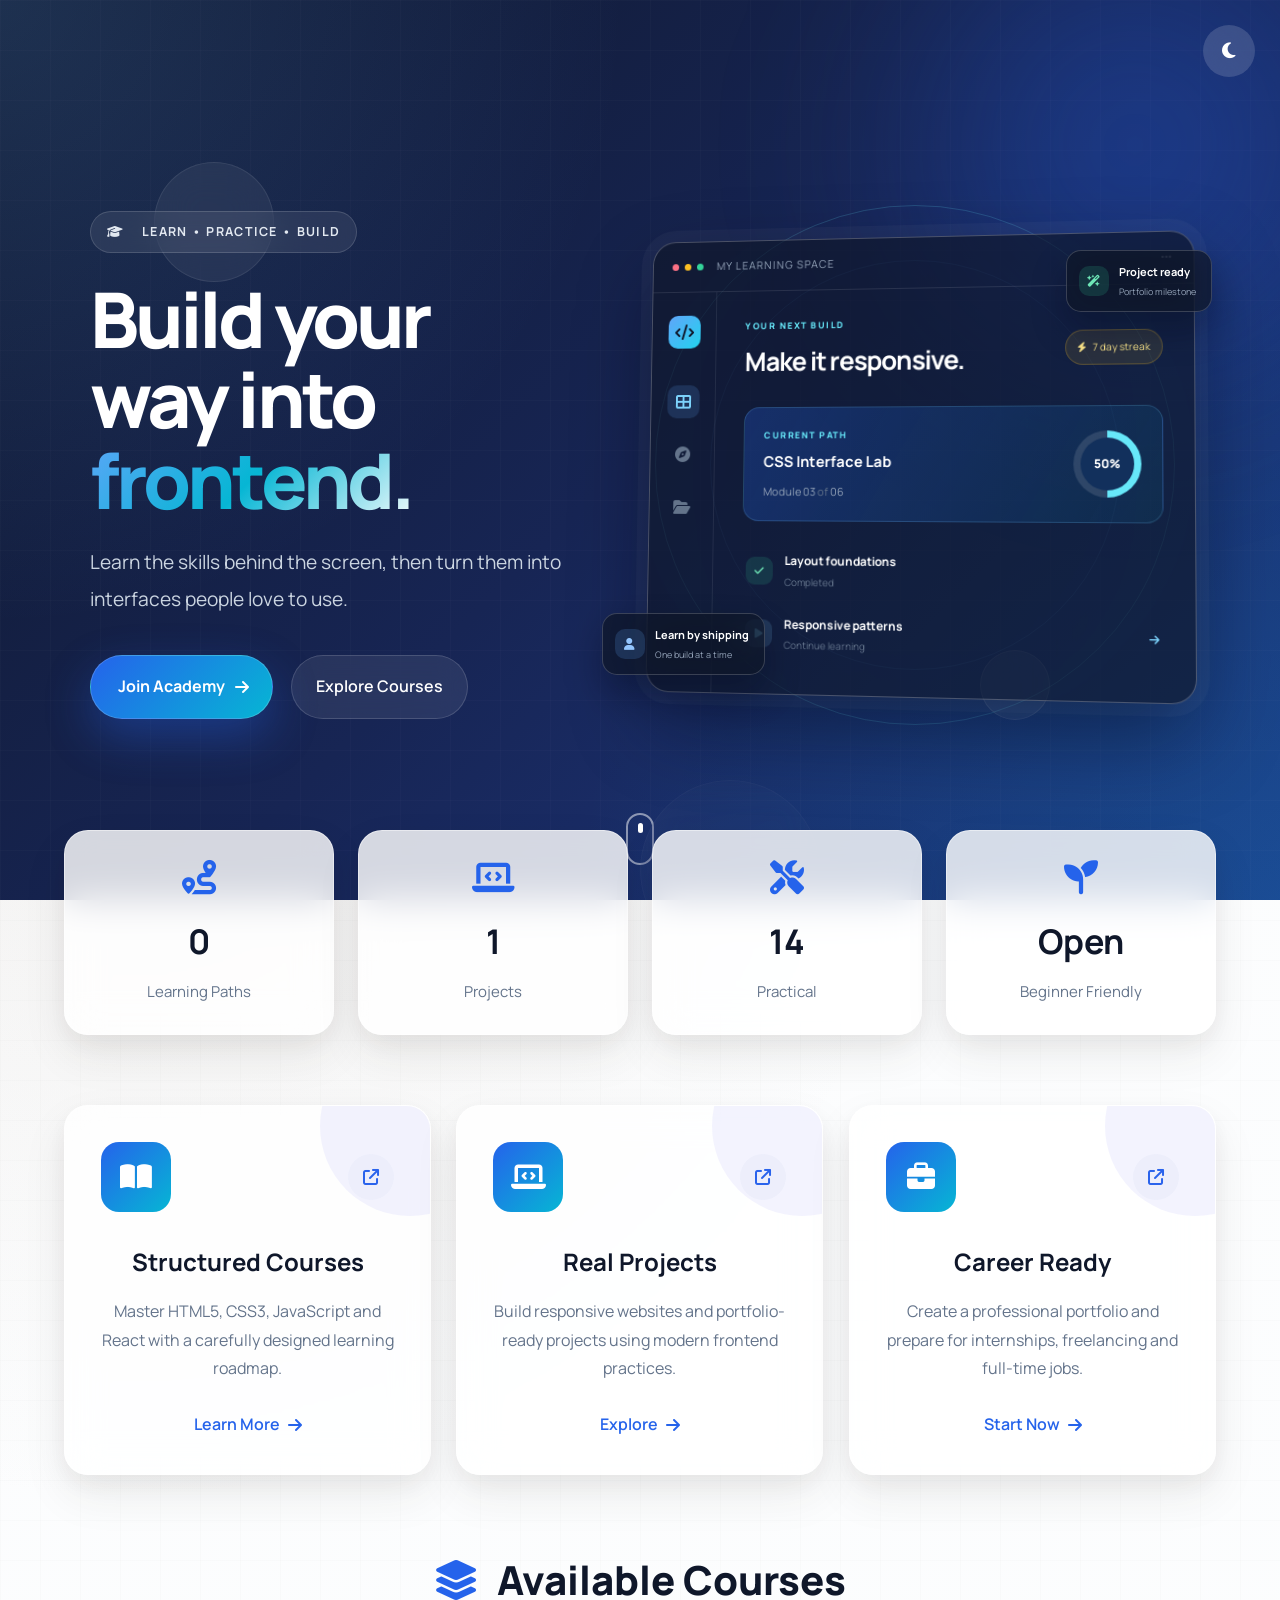
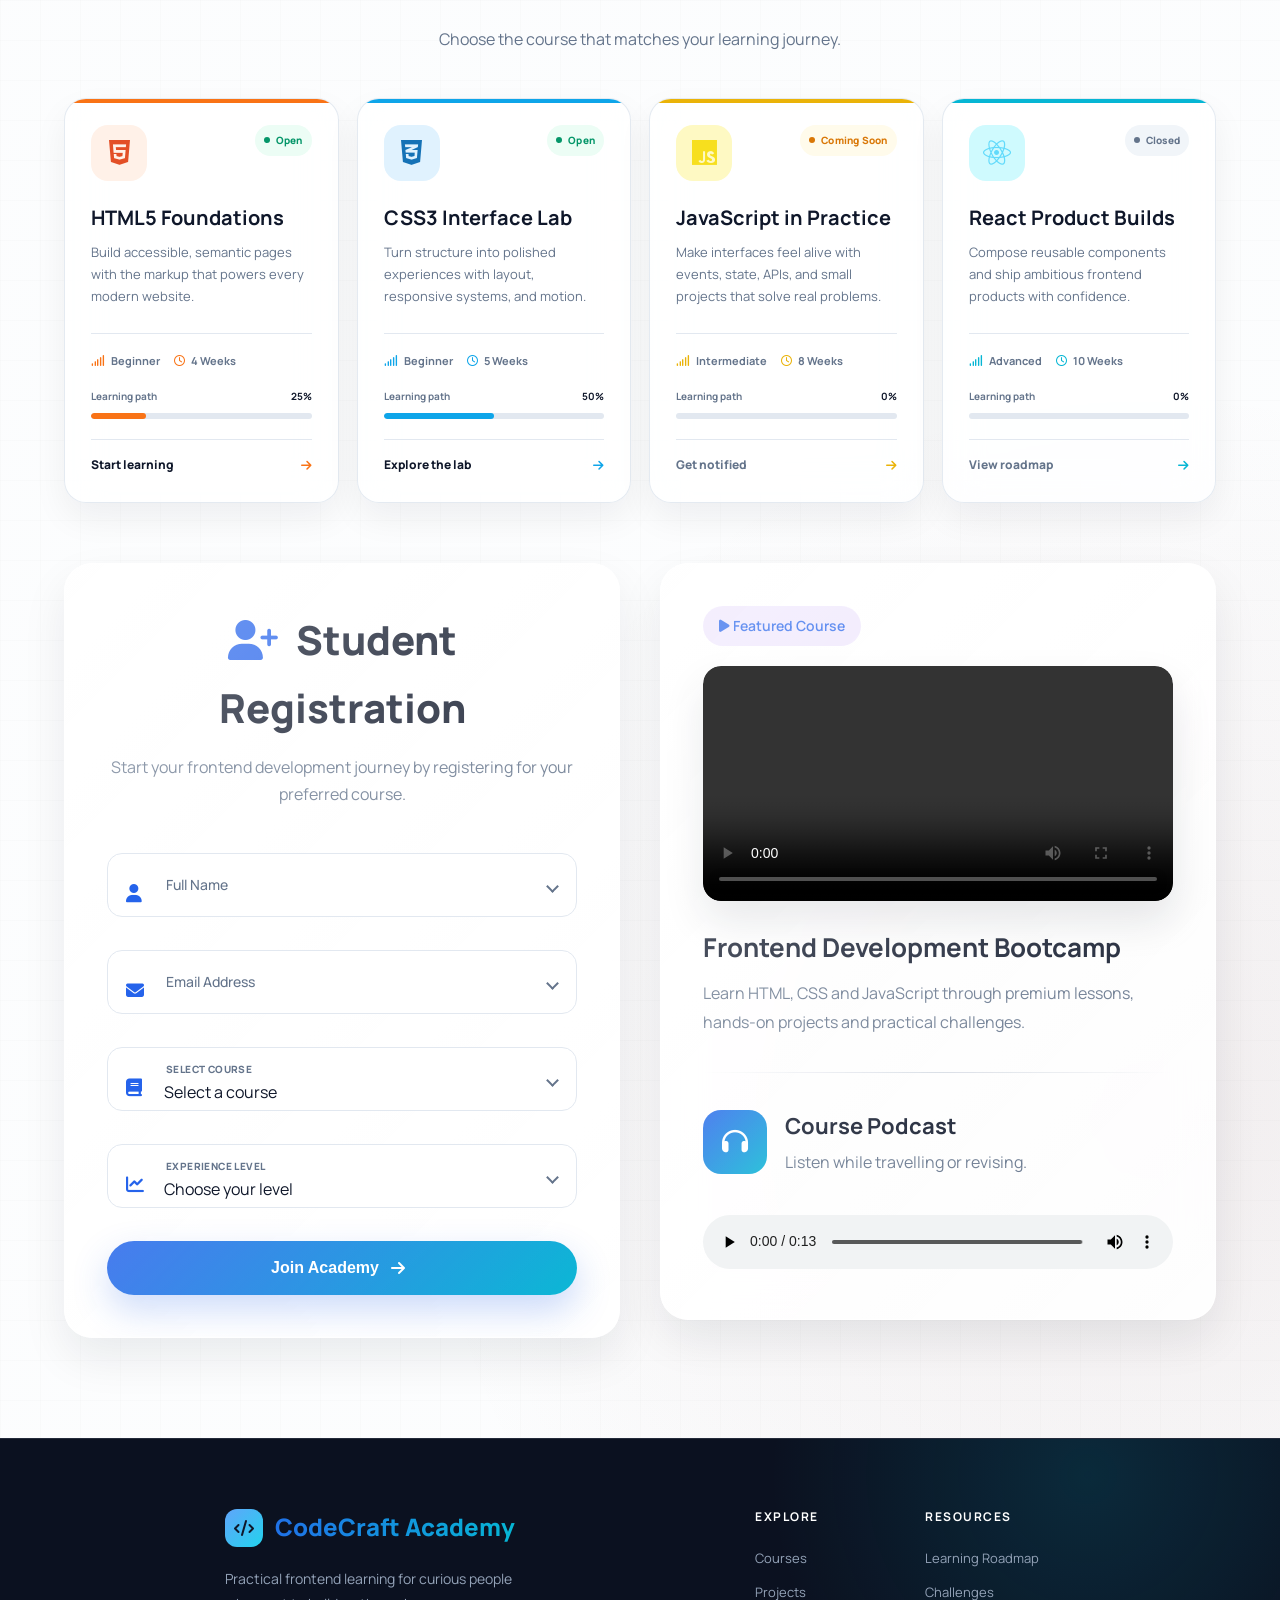
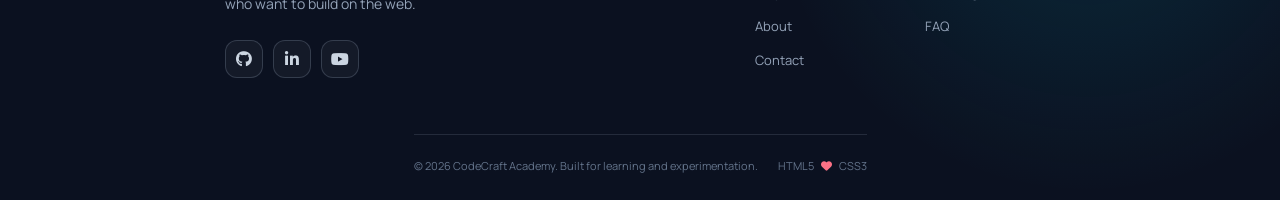
<file: index.html>
<!DOCTYPE html>
<html lang="en">

<head>
    <meta charset="UTF-8">
    <meta name="viewport" content="width=device-width, initial-scale=1.0">

    <title>CodeCraft Academy</title>

    <!-- Google Font -->
    <link rel="preconnect" href="https://fonts.googleapis.com">
    <link rel="preconnect" href="https://fonts.gstatic.com" crossorigin>

    <link href="https://fonts.googleapis.com/css2?family=Manrope:wght@300;400;500;600;700;800&display=swap"
        rel="stylesheet">

    <!-- Font Awesome -->

    <link rel="stylesheet" href="https://cdnjs.cloudflare.com/ajax/libs/font-awesome/6.6.0/css/all.min.css">

    <!-- CSS -->

    <link rel="stylesheet" href="style.css">

    <link rel="icon" type="image/png" href="images/favicon.png">

</head>

<body>

    <div id="loader">
        <div class="loader-logo">
            <i class="fa-solid fa-code"></i>
            <span>CodeCraft Academy</span>
        </div>

        <div class="loader-spinner"></div>
    </div>

    <button class="theme-toggle" id="themeToggle" aria-label="Toggle dark mode">
        <i class="fa-solid fa-moon"></i>
    </button>

    <!-- ===================================================
                        HERO SECTION
    ==================================================== -->

    <header class="hero">

        <div class="hero-content">

            <span class="tag">

                <i class="fa-solid fa-graduation-cap"></i>

                Learn • Practice • Build

            </span>

            <h1>

                Build your way into
                <span>frontend.</span>

            </h1>

            <p>

                Learn the skills behind the screen, then turn them into
                interfaces people love to use.

            </p>

            <div class="hero-buttons">

                <a href="#registration" class="hero-btn" aria-label="Register for CodeCraft Academy">

                    Join Academy

                    <i class="fa-solid fa-arrow-right"></i>

                </a>

                <a href="#courses" class="secondary-btn" aria-label="View available courses">

                    Explore Courses

                </a>

            </div>

        </div>

        <div class="hero-showcase" aria-label="CodeCraft Academy learning dashboard preview">

            <div class="showcase-orbit showcase-orbit-one"></div>
            <div class="showcase-orbit showcase-orbit-two"></div>

            <div class="learning-window">

                <div class="window-bar">
                    <div class="window-dots" aria-hidden="true">
                        <span></span>
                        <span></span>
                        <span></span>
                    </div>
                    <span class="window-label">my learning space</span>
                    <i class="fa-solid fa-ellipsis" aria-hidden="true"></i>
                </div>

                <div class="window-body">
                    <div class="window-sidebar" aria-hidden="true">
                        <span class="sidebar-mark"><i class="fa-solid fa-code"></i></span>
                        <span class="sidebar-item active"><i class="fa-solid fa-table-cells-large"></i></span>
                        <span class="sidebar-item"><i class="fa-solid fa-compass"></i></span>
                        <span class="sidebar-item"><i class="fa-solid fa-folder-open"></i></span>
                    </div>

                    <div class="window-content">
                        <div class="window-welcome">
                            <div>
                                <span class="mini-label">YOUR NEXT BUILD</span>
                                <h2>Make it responsive.</h2>
                            </div>
                            <span class="streak-badge"><i class="fa-solid fa-bolt"></i> 7 day streak</span>
                        </div>

                        <div class="progress-panel">
                            <div class="progress-copy">
                                <span class="mini-label">CURRENT PATH</span>
                                <strong>CSS Interface Lab</strong>
                                <span class="progress-meta">Module 03 <b>of</b> 06</span>
                            </div>
                            <div class="progress-ring" aria-label="50 percent complete"><span>50%</span></div>
                        </div>

                        <div class="lesson-list">
                            <div class="lesson-item complete">
                                <span class="lesson-icon"><i class="fa-solid fa-check"></i></span>
                                <span><strong>Layout foundations</strong><small>Completed</small></span>
                            </div>
                            <div class="lesson-item current">
                                <span class="lesson-icon"><i class="fa-solid fa-play"></i></span>
                                <span><strong>Responsive patterns</strong><small>Continue learning</small></span>
                                <i class="fa-solid fa-arrow-right lesson-arrow"></i>
                            </div>
                        </div>
                    </div>
                </div>

            </div>

            <div class="showcase-float showcase-float-top">
                <span class="float-icon"><i class="fa-solid fa-wand-magic-sparkles"></i></span>
                <span><b>Project ready</b><small>Portfolio milestone</small></span>
            </div>

            <div class="showcase-float showcase-float-bottom">
                <span class="avatar-stack" aria-hidden="true"><i class="fa-solid fa-user"></i></span>
                <span><b>Learn by shipping</b><small>One build at a time</small></span>
            </div>

        </div>

        <div class="hero-circle hero-circle-1"></div>

        <div class="hero-circle hero-circle-2"></div>

        <div class="hero-circle hero-circle-3"></div>

        <div class="scroll-indicator">

            <span></span>

        </div>

    </header>

    <!-- ==========================================
            STATS SECTION
========================================== -->

    <section class="stats reveal">

        <div class="stat-card">

            <i class="fa-solid fa-route" aria-hidden="true"></i>

            <h2>4</h2>

            <p>Learning Paths</p>

        </div>

        <div class="stat-card">

            <i class="fa-solid fa-laptop-code" aria-hidden="true"></i>

            <h2>10+</h2>

            <p>Projects</p>

        </div>

        <div class="stat-card">

            <i class="fa-solid fa-screwdriver-wrench" aria-hidden="true"></i>

            <h2>100%</h2>

            <p>Practical</p>

        </div>

        <div class="stat-card">

            <i class="fa-solid fa-seedling" aria-hidden="true"></i>

            <h2>Open</h2>

            <p>Beginner Friendly</p>

        </div>

    </section>

    <!-- ==========================================
                FEATURES
========================================== -->

    <section class="features reveal">

        <div class="feature-card">

            <div class="feature-top">

                <div class="feature-icon">

                    <i class="fa-solid fa-book-open" aria-hidden="true"></i>

                </div>

                <span class="arrow">

                    <i class="fa-solid fa-arrow-up-right-from-square" aria-hidden="true"></i>

                </span>

            </div>

            <h3>Structured Courses</h3>

            <p>

                Master HTML5, CSS3, JavaScript and React with a carefully designed learning roadmap.

            </p>

            <a href="#" aria-label="Learn more about structured courses">

                Learn More

                <i class="fa-solid fa-arrow-right" aria-hidden="true"></i>

            </a>

        </div>



        <div class="feature-card">

            <div class="feature-top">

                <div class="feature-icon">

                    <i class="fa-solid fa-laptop-code" aria-hidden="true"></i>

                </div>

                <span class="arrow">

                    <i class="fa-solid fa-arrow-up-right-from-square" aria-hidden="true"></i>

                </span>

            </div>

            <h3>Real Projects</h3>

            <p>

                Build responsive websites and portfolio-ready projects using modern frontend practices.

            </p>

            <a href="#" aria-label="Explore real projects">

                Explore

                <i class="fa-solid fa-arrow-right" aria-hidden="true"></i>

            </a>

        </div>



        <div class="feature-card">

            <div class="feature-top">

                <div class="feature-icon">

                    <i class="fa-solid fa-briefcase" aria-hidden="true"></i>

                </div>

                <span class="arrow">

                    <i class="fa-solid fa-arrow-up-right-from-square" aria-hidden="true"></i>

                </span>

            </div>

            <h3>Career Ready</h3>

            <p>

                Create a professional portfolio and prepare for internships, freelancing and full-time jobs.

            </p>

            <a href="#" aria-label="Start your learning journey">

                Start Now

                <i class="fa-solid fa-arrow-right" aria-hidden="true"></i>

            </a>

        </div>

    </section>



    <!-- ===================================================
                    COURSES TABLE
    ==================================================== -->

    <section class="section reveal" id="courses">

        <div class="section-heading">

            <h2>

                    <i class="fa-solid fa-layer-group" aria-hidden="true"></i>

                Available Courses

            </h2>

            <p>

                Choose the course that matches your learning journey.

            </p>

        </div>

        <div class="course-grid">

            <article class="course-card html-card">
                <div class="course-card-top">
                    <div class="course-icon-wrap html-wrap">
                        <i class="fa-brands fa-html5 course-icon html" aria-hidden="true"></i>
                    </div>
                    <span class="course-status open"><span></span> Open</span>
                </div>
                <h3>HTML5 Foundations</h3>
                <p>Build accessible, semantic pages with the markup that powers every modern website.</p>
                <div class="course-meta">
                    <span><i class="fa-solid fa-signal" aria-hidden="true"></i> Beginner</span>
                    <span><i class="fa-regular fa-clock" aria-hidden="true"></i> 4 Weeks</span>
                </div>
                <div class="course-progress" aria-label="HTML5 Foundations progress: 25 percent">
                    <div><span>Learning path</span><strong>25%</strong></div>
                    <span class="progress-track"><span style="width: 25%"></span></span>
                </div>
                <a href="#registration" class="course-cta">Start learning <i class="fa-solid fa-arrow-right" aria-hidden="true"></i></a>
            </article>

            <article class="course-card css-card">
                <div class="course-card-top">
                    <div class="course-icon-wrap css-wrap">
                        <i class="fa-brands fa-css3-alt course-icon css" aria-hidden="true"></i>
                    </div>
                    <span class="course-status open"><span></span> Open</span>
                </div>
                <h3>CSS3 Interface Lab</h3>
                <p>Turn structure into polished experiences with layout, responsive systems, and motion.</p>
                <div class="course-meta">
                    <span><i class="fa-solid fa-signal" aria-hidden="true"></i> Beginner</span>
                    <span><i class="fa-regular fa-clock" aria-hidden="true"></i> 5 Weeks</span>
                </div>
                <div class="course-progress" aria-label="CSS3 Interface Lab progress: 50 percent">
                    <div><span>Learning path</span><strong>50%</strong></div>
                    <span class="progress-track"><span style="width: 50%"></span></span>
                </div>
                <a href="#registration" class="course-cta">Explore the lab <i class="fa-solid fa-arrow-right" aria-hidden="true"></i></a>
            </article>

            <article class="course-card js-card">
                <div class="course-card-top">
                    <div class="course-icon-wrap js-wrap">
                        <i class="fa-brands fa-js course-icon js" aria-hidden="true"></i>
                    </div>
                    <span class="course-status coming"><span></span> Coming Soon</span>
                </div>
                <h3>JavaScript in Practice</h3>
                <p>Make interfaces feel alive with events, state, APIs, and small projects that solve real problems.</p>
                <div class="course-meta">
                    <span><i class="fa-solid fa-signal" aria-hidden="true"></i> Intermediate</span>
                    <span><i class="fa-regular fa-clock" aria-hidden="true"></i> 8 Weeks</span>
                </div>
                <div class="course-progress" aria-label="JavaScript in Practice progress: 0 percent">
                    <div><span>Learning path</span><strong>0%</strong></div>
                    <span class="progress-track"><span style="width: 0%"></span></span>
                </div>
                <a href="#registration" class="course-cta muted-cta">Get notified <i class="fa-solid fa-arrow-right" aria-hidden="true"></i></a>
            </article>

            <article class="course-card react-card">
                <div class="course-card-top">
                    <div class="course-icon-wrap react-wrap">
                        <i class="fa-brands fa-react course-icon react" aria-hidden="true"></i>
                    </div>
                    <span class="course-status closed"><span></span> Closed</span>
                </div>
                <h3>React Product Builds</h3>
                <p>Compose reusable components and ship ambitious frontend products with confidence.</p>
                <div class="course-meta">
                    <span><i class="fa-solid fa-signal" aria-hidden="true"></i> Advanced</span>
                    <span><i class="fa-regular fa-clock" aria-hidden="true"></i> 10 Weeks</span>
                </div>
                <div class="course-progress" aria-label="React Product Builds progress: 0 percent">
                    <div><span>Learning path</span><strong>0%</strong></div>
                    <span class="progress-track"><span style="width: 0%"></span></span>
                </div>
                <a href="#registration" class="course-cta muted-cta">View roadmap <i class="fa-solid fa-arrow-right" aria-hidden="true"></i></a>
            </article>

        </div>

    </section>



    <!-- ===================================================
                FORM + MEDIA SECTION
    ==================================================== -->

    <section class="section reveal" id="registration">

        <div class="grid-layout reveal">

            <!-- Registration Form -->

            <div class="card">

                <div class="section-heading">

                    <h2>

                        <i class="fa-solid fa-user-plus" aria-hidden="true"></i>

                        Student Registration

                    </h2>
                    <p class="form-subtitle">
                        Start your frontend development journey by registering for your preferred course.
                    </p>

                </div>

                <form class="custom-form" novalidate>

                    <div class="input-group floating-field">

                        <div class="input-box">

                            <i class="fa-solid fa-user" aria-hidden="true"></i>

                            <input type="text" id="name" placeholder=" " required aria-describedby="name-error">
                            <label for="name">Full Name</label>

                        </div>

                        <span class="field-message" id="name-error" role="alert"></span>

                    </div>



                    <div class="input-group floating-field">

                        <div class="input-box">

                            <i class="fa-solid fa-envelope" aria-hidden="true"></i>

                            <input type="email" id="email" placeholder=" " required aria-describedby="email-error">
                            <label for="email">Email Address</label>

                        </div>

                        <span class="field-message" id="email-error" role="alert"></span>

                    </div>



                    <div class="input-group floating-field">

                        <div class="input-box">

                            <i class="fa-solid fa-book" aria-hidden="true"></i>

                            <select id="course" required aria-describedby="course-error">

                                <option value="" disabled selected>Select a course</option>

                                <option>HTML5</option>

                                <option>CSS3</option>

                                <option>JavaScript</option>

                                <option>React.js</option>

                            </select>
                            <label for="course">Select Course</label>

                        </div>

                        <span class="field-message" id="course-error" role="alert"></span>

                    </div>



                    <div class="input-group floating-field">

                        <div class="input-box">

                            <i class="fa-solid fa-chart-line" aria-hidden="true"></i>

                            <select id="experience" required aria-describedby="experience-error">

                                <option value="" disabled selected>Choose your level</option>

                                <option>Beginner</option>

                                <option>Intermediate</option>

                                <option>Advanced</option>

                            </select>
                            <label for="experience">Experience Level</label>

                        </div>

                        <span class="field-message" id="experience-error" role="alert"></span>

                    </div>



                    <button class="submit-btn" type="submit" aria-label="Submit registration form">

                        Join Academy

                        <i class="fa-solid fa-arrow-right" aria-hidden="true"></i>

                    </button>

                    <div class="form-success" role="status" aria-live="polite" hidden>
                        <i class="fa-solid fa-circle-check" aria-hidden="true"></i>
                        <span><strong>You are on the list.</strong> We will be in touch with your next step.</span>
                    </div>

                </form>

            </div>

            <!-- Media Preview Card -->
            <div class="card">

                <span class="preview-badge">
                    <i class="fa-solid fa-play" aria-hidden="true"></i>
                    Featured Course
                </span>

                <div class="responsive-video">

                    <video class="responsive-video" controls preload="metadata"
                        aria-label="Frontend Development Bootcamp preview">

                        <source src="media/practical-media-video.mp4" type="video/mp4">

                        <span class="video-fallback">
                            <i class="fa-solid fa-circle-play" aria-hidden="true"></i>
                            <strong>Preview the frontend bootcamp</strong>
                            <small>Your browser cannot play this video inline.</small>
                            <a href="media/practical-media-video.mp4" download>Download the preview <i
                                    class="fa-solid fa-arrow-down" aria-hidden="true"></i></a>
                        </span>

                    </video>

                </div>

                <div class="video-info">

                    <h3>Frontend Development Bootcamp</h3>

                    <p>
                        Learn HTML, CSS and JavaScript through premium lessons,
                        hands-on projects and practical challenges.
                    </p>

                </div>

                <hr class="divider">

                <div class="audio-header">

                    <i class="fa-solid fa-headphones" aria-hidden="true"></i>

                    <div>

                        <h3>Course Podcast</h3>

                        <p>Listen while travelling or revising.</p>

                    </div>

                </div>

                <audio class="custom-audio" controls>

                    <source src="media/practical-media-audio.mp3" type="audio/mpeg">

                    Your browser does not support the audio element.

                </audio>

            </div>

        </div>

    </section>

    <!-- ===================================================
                        FOOTER
    ==================================================== -->

    <footer class="site-footer reveal" id="footer">

        <div class="footer-main">

            <div class="footer-intro">
                <a href="#" class="footer-brand">
                    <span class="footer-brand-mark"><i class="fa-solid fa-code" aria-hidden="true"></i></span>
                    CodeCraft Academy
                </a>
                <p class="footer-note">
                    Practical frontend learning for curious people who want to build on the web.
                </p>
                <div class="footer-socials" aria-label="Social links">
                    <a href="https://github.com/" target="_blank" rel="noreferrer" aria-label="CodeCraft Academy on GitHub">
                        <i class="fa-brands fa-github" aria-hidden="true"></i>
                    </a>
                    <a href="https://www.linkedin.com/" target="_blank" rel="noreferrer" aria-label="CodeCraft Academy on LinkedIn">
                        <i class="fa-brands fa-linkedin-in" aria-hidden="true"></i>
                    </a>
                    <a href="https://www.youtube.com/" target="_blank" rel="noreferrer" aria-label="CodeCraft Academy on YouTube">
                        <i class="fa-brands fa-youtube" aria-hidden="true"></i>
                    </a>
                </div>
            </div>

            <nav class="footer-links" aria-label="Footer navigation">
                <div class="footer-link-group">
                    <h3>Explore</h3>
                    <a href="#courses">Courses</a>
                    <a href="#courses">Projects</a>
                    <a href="#features">About</a>
                    <a href="#registration">Contact</a>
                </div>

                <div class="footer-link-group">
                    <h3>Resources</h3>
                    <a href="#courses">Learning Roadmap</a>
                    <a href="#courses">Challenges</a>
                    <a href="#registration">FAQ</a>
                </div>
            </nav>

        </div>

        <div class="footer-bottom">
            <p class="footer-text">© 2026 CodeCraft Academy. Built for learning and experimentation.</p>
            <span>HTML5 <i class="fa-solid fa-heart" aria-hidden="true"></i> CSS3</span>
        </div>

    </footer>

    <script>

        const reveals = document.querySelectorAll(".reveal");

        function revealSections() {

            reveals.forEach(section => {

                const top = section.getBoundingClientRect().top;

                const visible = window.innerHeight - 120;

                if (top < visible) {

                    section.classList.add("active");

                }

            });

        }

        window.addEventListener("scroll", revealSections);

        revealSections();

        window.addEventListener("load", () => {

            const loader = document.getElementById("loader");

            loader.style.opacity = "0";

            setTimeout(() => {

                loader.style.display = "none";

            }, 700);

        });

        const toggle = document.getElementById("themeToggle");

        const icon = toggle.querySelector("i");

        if (localStorage.getItem("theme") === "dark") {

            document.body.classList.add("dark");

            icon.className = "fa-solid fa-sun";

        }

        toggle.onclick = () => {

            document.body.classList.toggle("dark");

            if (document.body.classList.contains("dark")) {

                icon.className = "fa-solid fa-sun";

                localStorage.setItem("theme", "dark");

            } else {

                icon.className = "fa-solid fa-moon";

                localStorage.setItem("theme", "light");

            }

        }

        const registrationForm = document.querySelector(".custom-form");

        if (registrationForm) {

            const requiredFields = [...registrationForm.querySelectorAll("input[required], select[required]")];
            const successMessage = registrationForm.querySelector(".form-success");

            function validateField(field) {

                const group = field.closest(".floating-field");
                const message = group.querySelector(".field-message");
                let error = "";

                if (!field.value.trim()) {

                    error = field.tagName === "SELECT" ? "Choose an option to continue." : "This field is required.";

                } else if (field.type === "email" && !field.validity.valid) {

                    error = "Enter a valid email address.";

                }

                group.classList.toggle("has-error", Boolean(error));
                message.textContent = error;
                field.setAttribute("aria-invalid", String(Boolean(error)));

                return !error;

            }

            requiredFields.forEach(field => {

                field.addEventListener(field.tagName === "SELECT" ? "change" : "input", () => {

                    validateField(field);

                    if (successMessage) {
                        successMessage.hidden = true;
                    }

                });

            });

            registrationForm.addEventListener("submit", event => {

                event.preventDefault();

                const isValid = requiredFields.map(validateField).every(Boolean);

                if (!isValid) {

                    requiredFields.find(field => !field.validity.valid || !field.value.trim())?.focus();
                    return;

                }

                successMessage.hidden = false;

            });

        }

        const observer = new IntersectionObserver(entries => {

            entries.forEach(entry => {

                if (entry.isIntersecting) {

                    entry.target.classList.add("active");

                }

            });

        }, {
            threshold: .15
        });

        reveals.forEach(item => observer.observe(item));

        window.addEventListener("scroll", () => {

            document.querySelector(".header")?.classList.toggle(

                "scrolled",

                window.scrollY > 40

            );

        });

        const counters = document.querySelectorAll(".stat-card h2");

        counters.forEach(counter => {

            const target = parseFloat(counter.innerText);

            let count = 0;

            const increment = target / 120;

            const update = () => {

                count += increment;

                if (count < target) {

                    counter.innerText = Math.floor(count) + (counter.innerText.includes("+") ? "+" : "");

                    requestAnimationFrame(update);

                } else {

                    counter.innerText = counter.dataset.target;

                }

            };

            counter.dataset.target = counter.innerText;

            counter.innerText = "0";

            update();

        });

    </script>

</body>

</html>
</file>
<file: style.css>
/* ==========================================
   GOOGLE FONT & RESET
========================================== */

* {
    margin: 0;
    padding: 0;
    box-sizing: border-box;
}

html {
    scroll-behavior: smooth;
}

/* ==========================================
   ROOT COLORS
========================================== */

:root {

    /* Brand Colors */

    --primary: #2563EB;

    --primary-dark: #1D4ED8;

    --primary-light: #60A5FA;


    /* Accent */

    --accent: #06B6D4;


    /* Background */

    --background: #F8FAFC;

    --surface: #FFFFFF;


    /* Text */

    --text: #0F172A;

    --text-light: #64748B;


    /* Borders */

    --border: #E2E8F0;


    /* Effects */

    --shadow:

        0 20px 50px rgba(15, 23, 42, .08);


    /* Radius */

    --radius-lg: 24px;

    --radius-md: 16px;

    --radius-sm: 10px;


    /* Transition */

    --transition: .35s ease;

}

::selection {

    background: #2563EB;

    color: white;

}

body {

    font-family: 'Manrope', sans-serif;

    background:

        var(--background);

    color: var(--text);

    line-height: 1.7;

    overflow-x: hidden;

    background-image:

        radial-gradient(circle at 10% 20%, rgba(172, 156, 141, .12), transparent 28%),

        radial-gradient(circle at 90% 80%, rgba(114, 56, 61, .08), transparent 25%),

        linear-gradient(rgba(255, 255, 255, .55),
            rgba(255, 255, 255, .55)),

        linear-gradient(90deg,
            rgba(50, 45, 41, .03) 1px,
            transparent 1px),

        linear-gradient(rgba(50, 45, 41, .03) 1px,
            transparent 1px);

    background-size:

        auto,

        auto,

        auto,

        40px 40px,

        40px 40px;

}

body::before {

    content: "";

    position: fixed;

    inset: 0;

    background:

        radial-gradient(circle at 20% 20%,
            rgba(37, 99, 235, .08),
            transparent 30%),

        radial-gradient(circle at 80% 70%,
            rgba(6, 182, 212, .06),
            transparent 35%);

    z-index: -1;

    pointer-events: none;

}

button:focus-visible,
a:focus-visible,
input:focus-visible,
select:focus-visible {

    outline: 3px solid #38BDF8;

    outline-offset: 4px;

    border-radius: 8px;

}

#loader {

    position: fixed;

    inset: 0;

    background: #0F172A;

    display: flex;

    flex-direction: column;

    justify-content: center;

    align-items: center;

    gap: 25px;

    z-index: 99999;

    transition: .7s;
}

.loader-logo {

    color: white;

    font-size: 30px;

    font-weight: 700;
}

.loader-logo i {

    color: var(--accent);

    margin-right: 12px;
}

.loader-spinner {

    width: 55px;

    height: 55px;

    border: 5px solid rgba(255, 255, 255, .15);

    border-top: 5px solid var(--accent);

    border-radius: 50%;

    animation: spin 1s linear infinite;
}

@keyframes spin {

    to {
        transform: rotate(360deg);
    }
}

/* ==============================
   THEME TOGGLE
============================== */

.theme-toggle {

    position: fixed;

    top: 25px;

    right: 25px;

    width: 52px;

    height: 52px;

    border: none;

    border-radius: 50%;

    background: rgba(255, 255, 255, .15);

    backdrop-filter: blur(18px);

    color: white;

    font-size: 18px;

    cursor: pointer;

    z-index: 999;

    transition: .35s;

}

.theme-toggle:hover {

    transform: scale(1.08);

}

body {

    transition:
        background .45s,
        color .45s;

}

body.dark {

    --background: #0B1120;

    --surface: #111827;

    --text: #F8FAFC;

    --text-light: #CBD5E1;

    --border: #374151;

}

/* ==========================================
   HERO SECTION
========================================== */

.header.scrolled {

    backdrop-filter: blur(18px);

    background: rgba(15, 23, 42, .75);

    box-shadow: 0 12px 30px rgba(0, 0, 0, .12);

}

.hero {

    position: relative;

    min-height: 100vh;

    display: flex;

    justify-content: center;

    align-items: center;

    text-align: center;

    overflow: hidden;

    padding: 140px 20px;

    background:
        radial-gradient(circle at top left,
            rgba(96, 165, 250, .18),
            transparent 40%),

        radial-gradient(circle at bottom right,
            rgba(6, 182, 212, .15),
            transparent 45%),

        linear-gradient(135deg,
            #0F172A 0%,
            #172554 50%,
            #1E3A8A 100%);
}

/* ==========================================
   HERO GLOW
========================================== */

.hero::before {

    content: "";

    position: absolute;

    inset: 0;

    background-image:

        linear-gradient(rgba(255, 255, 255, .05) 1px,
            transparent 1px),

        linear-gradient(90deg,
            rgba(255, 255, 255, .05) 1px,
            transparent 1px);

    background-size: 50px 50px;

    animation: gridMove 18s linear infinite;

    opacity: .35;

    pointer-events: none;

    z-index: 0;

}

.hero::after {

    content: "";

    position: absolute;

    width: 650px;

    height: 650px;

    border-radius: 50%;

    background:

        radial-gradient(circle,

            rgba(37, 99, 235, .35),

            transparent 70%);

    filter: blur(70px);

    right: -180px;

    top: -180px;

    animation: heroGlow 8s ease-in-out infinite;

    pointer-events: none;

    z-index: 0;

}

.hero-content {

    position: relative;

    z-index: 5;

    max-width: 850px;

    animation: heroFade 1.2s ease;

}

.tag {

    display: inline-flex;

    align-items: center;

    gap: 10px;

    padding: 10px 20px;

    border-radius: 50px;

    background: rgba(255, 255, 255, .08);

    border: 1px solid rgba(255, 255, 255, .15);

    backdrop-filter: blur(18px);

    color: #E2E8F0;

    font-size: .95rem;

}

.tag i {
    margin-right: 8px;
}

.hero h1 {

    font-size: clamp(3.6rem, 7vw, 5.8rem);

    font-weight: 800;

    line-height: 1.05;

    letter-spacing: -3px;

    color: white;

    margin: 28px 0;

}

.hero h1 span {

    background:

        linear-gradient(135deg,

            #60A5FA,

            #06B6D4,

            #FFFFFF);

    background-clip: text;
    -webkit-background-clip: text;

    -webkit-text-fill-color: transparent;

}

.hero p {

    max-width: 720px;

    margin: 0 auto 50px;

    font-size: 1.2rem;

    line-height: 1.9;

    color: #CBD5E1;

}

.hero-buttons {

    display: flex;

    justify-content: center;

    gap: 18px;

    flex-wrap: wrap;

}

.hero-btn {

    display: inline-flex;

    align-items: center;

    gap: 10px;

    padding: 18px 34px;

    border-radius: 999px;

    background:

        linear-gradient(135deg,

            var(--primary),

            var(--accent));

    color: white;

    font-weight: 700;

    text-decoration: none;

    box-shadow:

        0 18px 45px rgba(37, 99, 235, .35);

    transition: .35s;

    position: relative;
    z-index: 10;

}

.secondary-btn {

    display: inline-flex;

    align-items: center;

    justify-content: center;

    padding: 18px 34px;

    border-radius: 999px;

    border: 1px solid rgba(255, 255, 255, .15);

    backdrop-filter: blur(15px);

    background: rgba(255, 255, 255, .08);

    color: white;

    text-decoration: none;

    font-weight: 600;

    transition: .35s;

}

.hero-btn:hover {
    transform: translateY(-6px);
    box-shadow: 0 30px 65px rgba(37, 99, 235, .45);
}

.secondary-btn:hover {
    transform: translateY(-6px);
    background: #fff;
    color: #0F172A;
}

.hero-circle {

    position: absolute;

    border-radius: 50%;

    background: rgba(255, 255, 255, .06);

    border: 1px solid rgba(255, 255, 255, .08);

    backdrop-filter: blur(20px);

    animation:

        floating 8s ease-in-out infinite;

    z-index: 1;

}

.hero-circle-1 {

    width: 120px;

    height: 120px;

    top: 18%;

    left: 12%;

}

.hero-circle-2 {

    width: 70px;

    height: 70px;

    bottom: 20%;

    right: 18%;

    animation-delay: 2s;

}

.hero-circle-3 {

    width: 180px;

    height: 180px;

    bottom: -60px;

    left: 50%;

    opacity: .3;

    animation-delay: 4s;

}

.scroll-indicator {

    position: absolute;

    bottom: 35px;

    left: 50%;

    transform: translateX(-50%);

    width: 28px;

    height: 52px;

    border: 2px solid rgba(255, 255, 255, .5);

    border-radius: 30px;

    display: flex;

    justify-content: center;

    padding-top: 8px;

}

.scroll-indicator span {

    width: 5px;

    height: 10px;

    border-radius: 20px;

    background: white;

    animation: scrollDown 2s infinite;

}

/* ==========================================
   STATS
========================================== */

.stats {

    width: 90%;
    max-width: 1200px;

    margin: -70px auto 70px;

    display: grid;

    grid-template-columns: repeat(4, 1fr);

    gap: 24px;

    position: relative;

    z-index: 10;

    animation: fadeUp 1s ease;

}

.stat-card {

    background: rgba(255, 255, 255, .82);

    backdrop-filter: blur(18px);

    border: 1px solid rgba(255, 255, 255, .45);

    border-radius: 24px;

    padding: 30px;

    text-align: center;

    animation: floating 7s ease-in-out infinite;

    box-shadow:
        0 8px 25px rgba(50, 45, 41, .05),
        0 20px 45px rgba(50, 45, 41, .08);

    transition: .4s;

    will-change: transform;

}

.stat-card:hover {

    transform:
        translateY(-10px) scale(1.02);


}

.stat-card i {

    font-size: 34px;

    color: var(--primary);

    margin-bottom: 18px;

}

.stat-card h2 {

    font-size: 34px;

    margin-bottom: 8px;

    color: var(--text);

}

.stat-card p {

    color: var(--text-light);

    font-size: 15px;

}

/* ==========================================
   FEATURES
========================================== */

.features {
    width: 90%;
    max-width: 1200px;
    margin: 0 auto 70px;
    display: grid;
    grid-template-columns: repeat(3, 1fr);
    gap: 25px;
    animation: fadeUp 1.2s ease;
}

.feature-card {

    position: relative;

    overflow: hidden;

    background: rgba(255, 255, 255, .80);

    backdrop-filter: blur(18px);

    border: 1px solid rgba(255, 255, 255, .45);

    border-radius: 24px;

    padding: 36px;

    text-align: center;

    animation: floating 6s ease-in-out infinite;

    box-shadow:
        0 8px 25px rgba(50, 45, 41, .05),
        0 20px 45px rgba(50, 45, 41, .08);

    transition: .4s;

    will-change: transform;


}

.feature-card:hover {

    transform:
        translateY(-10px) scale(1.02);


}

.feature-card::before {

    content: "";

    position: absolute;

    width: 180px;

    height: 180px;

    background:

        rgba(99, 102, 241, .08);

    border-radius: 50%;

    top: -70px;

    right: -70px;

}

.feature-card h3 {

    font-size: 24px;

    margin-bottom: 14px;

}

.feature-card p {

    color: var(--text-light);

    margin-bottom: 28px;

    line-height: 1.8;

}

/* ==========================================
   FEATURE CARD CONTENT
========================================== */

.feature-top {

    display: flex;

    justify-content: space-between;

    align-items: center;

    margin-bottom: 30px;

}

.feature-icon {

    width: 70px;

    height: 70px;

    border-radius: 18px;

    display: flex;

    justify-content: center;

    align-items: center;

    background: linear-gradient(135deg, var(--primary), var(--accent));

    color: white;

    font-size: 28px;

}

.arrow {

    width: 46px;

    height: 46px;

    border-radius: 50%;

    display: flex;

    justify-content: center;

    align-items: center;

    background: #F8FAFC;

    color: var(--primary);

    transition: .3s;

}

.feature-card:hover .arrow {

    transform: rotate(45deg);

    background: var(--primary);

    color: white;

}

.feature-card a {

    display: inline-flex;

    align-items: center;

    gap: 8px;

    text-decoration: none;

    color: var(--primary);

    font-weight: 600;

    transition: .3s;

}

.feature-card:hover a {

    gap: 14px;

}

/* ==========================================
   SECTION
========================================== */

.section {
    width: 90%;
    max-width: 1200px;
    margin: 0 auto 60px;
}

.section-heading {

    text-align: center;

    margin-bottom: 45px;

}

.section-heading h2 {

    font-size: 40px;

    font-weight: 800;

    color: var(--text);

    margin-bottom: 12px;

}

.form-subtitle {

    margin: 12px 0 28px;

    color: var(--text-light);

    line-height: 1.7;

}

.section-heading p {

    max-width: 620px;

    margin: auto;

    color: var(--text-light);

}

.section-heading i {
    color: var(--primary);
    margin-right: 10px;
}

/* ==========================================
   TABLE CARD
========================================== */

.table-card {

    background: rgba(255, 255, 255, .85);

    backdrop-filter: blur(20px);

    border: 1px solid rgba(255, 255, 255, .6);

    border-radius: 24px;

    overflow: hidden;

    box-shadow:
        0 15px 40px rgba(15, 23, 42, .08);

    transition: .35s;

    animation: fadeUp .9s ease;

    will-change: transform;

}

.table-card:hover {

    transform: translateY(-6px);

    box-shadow:
        0 25px 55px rgba(37, 99, 235, .12);

}

/* ==========================================
   TABLE
========================================== */

.custom-table {
    width: 100%;
    border-collapse: collapse;
    overflow: hidden;
}

.custom-table thead {

    background:
        linear-gradient(135deg,
            var(--primary),
            var(--accent));

    color: white;

}

.custom-table th {

    padding: 22px 28px;

    text-align: left;

    font-size: 14px;

    font-weight: 700;

    letter-spacing: .08em;

    text-transform: uppercase;

}

.custom-table td {

    padding: 22px 28px;

    border-bottom: 1px solid rgba(226, 232, 240, .8);

    font-size: 15px;

    color: var(--text);

    transition: .3s;

}

.custom-table tbody tr {
    transition: .3s;
}

.custom-table tbody tr:nth-child(even) {
    background: #f8fafc;
}

.custom-table tbody tr:hover {

    background: #EFF6FF;

}

/* ==========================================
   COURSE ICONS
========================================== */

.course-icon {

    margin-right: 14px;

    font-size: 22px;

    width: 26px;

    text-align: center;

}

.html {

    color: #E34F26;

}

.css {

    color: #1572B6;

}

.js {

    color: #F7DF1E;

}

.react {

    color: #61DAFB;

}

/* ==========================================
   STATUS BADGES
========================================== */

.badge {

    display: inline-flex;

    align-items: center;

    justify-content: center;

    padding: 8px 16px;

    border-radius: 999px;

    font-size: 13px;

    font-weight: 700;

    min-width: 130px;

}

.open {
    background: #DCFCE7;
    color: #16A34A;
}

.coming {
    background: #FEF3C7;
    color: #D97706;
}

.closed {
    background: #FEE2E2;
    color: #DC2626;
}

/* ==========================================
   GRID LAYOUT
========================================== */

.grid-layout {
    display: grid;
    grid-template-columns: repeat(2, 1fr);
    gap: 40px;
    align-items: start;
    animation: fadeUp 1.4s ease;
}

/* ==========================================
   CARD
========================================== */

.card {

    position: relative;

    overflow: hidden;

    background: rgba(255, 255, 255, .88);

    backdrop-filter: blur(22px);

    border: 1px solid rgba(255, 255, 255, .75);

    border-radius: 28px;

    padding: 42px;

    box-shadow:
        0 20px 45px rgba(15, 23, 42, .08);

    transition: .35s;

    will-change: transform;

}

.card:hover {

    transform:
        translateY(-10px) scale(1.02);

}

.feature-card:hover,
.card:hover,
.stat-card:hover {

    transform:

        perspective(900px) rotateX(3deg) rotateY(-3deg) translateY(-12px);

}

.card:hover::after {

    left: 120%;

}

.card::after {

    content: "";

    position: absolute;

    inset: 0;

    padding: 1px;

    border-radius: inherit;

    background: linear-gradient(135deg,
            rgba(96, 165, 250, .6),
            rgba(6, 182, 212, .4),
            transparent);

    -webkit-mask:
        linear-gradient(#fff 0 0) content-box,
        linear-gradient(#fff 0 0);
    /* Standard mask for broader compatibility */
    mask:
        linear-gradient(#fff 0 0) content-box,
        linear-gradient(#fff 0 0);

    -webkit-mask-composite: xor;
    /* Equivalent standard composite mode where supported */
    mask-composite: exclude;

    pointer-events: none;

    opacity: 0;

    transition: .4s;

}

.card:hover::after {

    opacity: 1;

}

.card::before {

    content: "";

    position: absolute;

    inset: 0;

    background:

        linear-gradient(135deg,

            rgba(255, 255, 255, .35),

            transparent);

    pointer-events: none;

}

/* ==========================================
   FORM
========================================== */

.custom-form {
    display: flex;
    flex-direction: column;
}

.input-group {

    margin-bottom: 22px;

}

/* ==========================================
   INPUT BOX
========================================== */

.input-group label {

    display: block;

    margin-bottom: 10px;

    font-size: 14px;

    font-weight: 700;

    color: var(--text);

}

.input-box {

    display: flex;

    align-items: center;

    gap: 16px;

    padding: 0 20px;

    height: 60px;

    background: #fff;

    border: 1px solid var(--border);

    border-radius: 16px;

    transition: .35s;

}

.input-box:hover {

    border-color:
        rgba(37, 99, 235, .35);

}

.input-box:focus-within {

    border-color: var(--primary);

    box-shadow:

        0 0 0 4px rgba(37, 99, 235, .15);

}

.input-box i {

    font-size: 18px;

    width: 22px;

    color: var(--primary);

}

.input-box input,
.input-box select {

    flex: 1;

    border: none;

    outline: none;

    background: transparent;

    font: inherit;

    color: var(--text);

}

.input-box select {

    cursor: pointer;

}

.form-group input:focus,
.form-group select:focus {
    outline: none;
    border-color: #2563eb;
    box-shadow: 0 0 0 4px rgba(37, 99, 235, .15);
}

/* ==========================================
   BUTTON
========================================== */

.submit-btn {

    width: 100%;

    display: flex;

    justify-content: center;

    align-items: center;

    gap: 12px;

    padding: 18px;

    border: none;

    border-radius: 999px;

    background:
        linear-gradient(135deg,
            var(--primary),
            var(--accent));

    color: white;

    font-size: 16px;

    font-weight: 700;

    cursor: pointer;

    transition: .35s;

    box-shadow:
        0 15px 35px rgba(37, 99, 235, .25);

}

.submit-btn i {

    transition: .3s;
    margin-right: 8px;

}

.submit-btn:hover i {

    transform: translateX(6px);

}

.hero-btn,
.secondary-btn,
.submit-btn {

    transition:

        transform .35s,

        box-shadow .35s;

}

/* ==========================================
   VIDEO
========================================== */

.responsive-video {
    width: 100%;
    border-radius: 18px;
    overflow: hidden;
    box-shadow: 0 20px 40px rgba(15, 23, 42, .12);

}

.responsive-video video {

    width: 100%;

    display: block;

}

/* ==========================================
   AUDIO
========================================== */

.audio-box {
    margin-top: 25px;
}

.audio-box h3 {
    margin-bottom: 15px;
    font-size: 18px;
    color: #1f2937;
}

.audio-box h3 i {
    color: var(--accent);
    margin-right: 8px;
}

/* ==========================================
   PREMIUM CENTERED FOOTER
========================================== */

footer {

    margin-top: 80px;
    padding: 30px 20px;

    width: 100vw;
    margin-left: calc(50% - 50vw);

    display: flex;
    flex-direction: column;
    align-items: center;
    justify-content: center;
    background: #0F172A;
    text-align: center;

    border-top: 1px solid rgba(148, 163, 184, .18);

}

.footer-brand {

    margin: 0;

    font-size: 24px;
    font-weight: 700;

    background: linear-gradient(90deg,
            var(--primary),
            var(--accent));
    background-clip: text;
    -webkit-background-clip: text;
    -webkit-text-fill-color: transparent;

}

.footer-text {

    margin-top: 10px;
    color: var(--text-light);

}

.footer-note {

    margin-top: 8px;
    color: #94A3B8;

}

/* ==========================================
   SCROLLBAR
========================================== */

::-webkit-scrollbar {

    width: 10px;

}

::-webkit-scrollbar-track {

    background: #E2E8F0;

}

::-webkit-scrollbar-thumb {

    background:

        linear-gradient(180deg,

            var(--primary),

            var(--accent));

}

::-webkit-scrollbar-thumb:hover {

    background: linear-gradient(180deg,

            #6D28D9,

            #4338CA);

}

/* ==========================================
   RESPONSIVE
========================================== */

@media (max-width:992px) {

    .hero {
        min-height: 80vh;
    }

    .hero h1 {
        font-size: 46px;
    }

    .stats {

        grid-template-columns: repeat(2, 1fr);

    }

    .features {
        grid-template-columns: 1fr;
        margin-top: -50px;
    }

    .grid-layout {
        grid-template-columns: 1fr;
    }

}

@media (max-width:768px) {

    .hero {
        padding: 70px 20px;
    }

    .hero h1 {

        font-size: 48px;

    }

    .hero p {
        font-size: 16px;
    }

    .section-heading h2 {
        font-size: 28px;
    }

    .card {
        padding: 22px;
    }

    .feature-card {
        padding: 25px;
    }

    .custom-table {
        display: block;
        overflow-x: auto;
        white-space: nowrap;
    }

}

@media (max-width:480px) {

    .hero {
        min-height: 70vh;
        padding: 60px 18px;
    }

    .hero h1 {
        font-size: 38px;
    }

    .hero p {
        font-size: 15px;
    }

    .hero-btn {
        padding: 13px 28px;
        font-size: 15px;
    }

    .section {
        width: 94%;
    }

    .section-heading h2 {
        font-size: 24px;
    }

    .feature-card i {
        font-size: 36px;
    }

    .feature-card h3 {
        font-size: 20px;
    }

    .custom-table th,
    .custom-table td {
        padding: 14px;
    }

    .stats {

        grid-template-columns: 1fr;

    }

    .stat-card {

        padding: 22px;

    }

}

/* ==========================================
   MEDIA SECTION
========================================== */

.divider {

    border: none;

    height: 1px;

    margin: 35px 0;

    background: linear-gradient(to right,
            transparent,
            rgba(148, 163, 184, .4),
            transparent);

}

.preview-badge {

    display: inline-block;

    padding: 8px 16px;

    border-radius: 50px;

    background: rgba(124, 58, 237, .12);

    color: var(--primary);

    font-size: 14px;

    font-weight: 600;

    margin-bottom: 20px;

}

.video-info {

    margin-top: 24px;

}

.video-info h3 {

    font-size: 26px;

    margin-bottom: 10px;

    color: var(--text);

}

.video-info p {

    color: var(--text-light);

    line-height: 1.8;

}

.audio-header {

    display: flex;

    align-items: center;

    gap: 18px;

    margin-bottom: 24px;

}

.audio-header i {

    width: 64px;

    height: 64px;

    display: flex;

    justify-content: center;

    align-items: center;

    border-radius: 18px;

    background: linear-gradient(135deg,
            var(--primary),
            var(--accent));

    color: white;

    font-size: 26px;

}

.audio-header h3 {

    font-size: 22px;

    margin-bottom: 4px;

}

.audio-header p {

    color: var(--text-light);

}

.custom-audio {

    width: 100%;

    margin-top: 15px;

    border-radius: 12px;

}

@keyframes gradientMove {

    0% {
        background-position: 0% 50%;
    }

    50% {
        background-position: 100% 50%;
    }

    100% {
        background-position: 0% 50%;
    }

}

@keyframes floating {

    0%,
    100% {

        transform: translateY(0px);

    }

    50% {

        transform: translateY(-8px);

    }

}

@keyframes fadeUp {

    from {

        opacity: 0;

        transform: translateY(50px);

    }

    to {

        opacity: 1;

        transform: translateY(0);

    }

}

@keyframes heroFade {

    from {

        opacity: 0;

        transform: translateY(60px);

    }

    to {

        opacity: 1;

        transform: none;

    }

}

@keyframes floatGlow {

    0%,
    100% {

        transform: translateY(0);

    }

    50% {

        transform: translateY(40px);

    }

}

@keyframes scrollDown {

    0% {

        opacity: 0;

        transform: translateY(0);

    }

    50% {

        opacity: 1;

    }

    100% {

        opacity: 0;

        transform: translateY(18px);

    }

}

@keyframes heroGlow {

    0%,
    100% {

        transform: translateY(0);

    }

    50% {

        transform: translate(-40px, 40px);

    }

}

@keyframes gridMove {

    from {

        background-position: 0 0;

    }

    to {

        background-position: 50px 50px;

    }

}

/* ==========================================
   SCROLL REVEAL
========================================== */

.reveal {

    opacity: 0;

    transform: translateY(60px);

    transition:

        opacity .9s ease,

        transform .9s ease;

}

.reveal.active {

    opacity: 1;

    transform: none;

}

.stats .stat-card,
.features .feature-card {

    opacity: 0;

    transform: translateY(40px);

    transition: .6s;

}

.reveal.active .stat-card,
.reveal.active .feature-card {

    opacity: 1;

    transform: none;

}

.reveal.active .stat-card:nth-child(1),
.reveal.active .feature-card:nth-child(1) {

    transition-delay: .1s;

}

.reveal.active .stat-card:nth-child(2),
.reveal.active .feature-card:nth-child(2) {

    transition-delay: .2s;

}

.reveal.active .stat-card:nth-child(3),
.reveal.active .feature-card:nth-child(3) {

    transition-delay: .3s;

}

.reveal.active .stat-card:nth-child(4) {

    transition-delay: .4s;

}

/* ==========================================
   HERO SHOWCASE UPGRADE
========================================== */

.hero {
    justify-content: space-between;
    gap: clamp(30px, 5vw, 90px);
    padding: 150px 7vw 120px;
    text-align: left;
}

.hero-content {
    width: min(540px, 100%);
    max-width: none;
    margin: 0;
}

.tag {
    padding: 9px 16px;
    font-size: .78rem;
    font-weight: 700;
    letter-spacing: 1.3px;
    text-transform: uppercase;
}

.hero h1 {
    margin: 26px 0 24px;
    font-size: clamp(3.4rem, 6vw, 5.7rem);
    letter-spacing: -3.8px;
}

.hero p {
    max-width: 500px;
    margin: 0 0 38px;
}

.hero-buttons {
    justify-content: flex-start;
}

.hero-btn {
    padding: 17px 23px 17px 27px;
    border: 1px solid rgba(255, 255, 255, .18);
}

.secondary-btn {
    padding: 17px 24px;
}

.hero-showcase {
    position: relative;
    z-index: 3;
    width: min(610px, 48vw);
    min-width: 470px;
    aspect-ratio: 1.1;
    display: flex;
    align-items: center;
    justify-content: center;
    animation: showcaseIn 1.25s .15s both ease;
}

.learning-window {
    position: relative;
    width: 100%;
    overflow: hidden;
    border: 1px solid rgba(255, 255, 255, .24);
    border-radius: 24px;
    background: rgba(15, 23, 42, .68);
    box-shadow: 0 32px 80px rgba(2, 6, 23, .42), 0 0 0 12px rgba(255, 255, 255, .035);
    backdrop-filter: blur(24px);
    transform: perspective(1200px) rotateY(-7deg) rotateX(3deg);
    transition: transform .5s ease, box-shadow .5s ease;
}

.hero-showcase:hover .learning-window {
    transform: perspective(1200px) rotateY(-2deg) rotateX(1deg) translateY(-8px);
    box-shadow: 0 42px 95px rgba(2, 6, 23, .48), 0 0 0 12px rgba(255, 255, 255, .05);
}

.window-bar {
    display: flex;
    align-items: center;
    gap: 14px;
    padding: 16px 20px;
    border-bottom: 1px solid rgba(255, 255, 255, .1);
    color: #94A3B8;
    font-size: 11px;
    letter-spacing: 1px;
    text-transform: uppercase;
}

.window-dots {
    display: flex;
    gap: 6px;
}

.window-dots span {
    width: 7px;
    height: 7px;
    border-radius: 50%;
    background: #FB7185;
}

.window-dots span:nth-child(2) { background: #FBBF24; }
.window-dots span:nth-child(3) { background: #34D399; }
.window-label { flex: 1; }

.window-body {
    display: flex;
    min-height: 335px;
}

.window-sidebar {
    width: 68px;
    display: flex;
    flex-direction: column;
    align-items: center;
    gap: 20px;
    padding: 24px 0;
    border-right: 1px solid rgba(255, 255, 255, .08);
    color: #64748B;
}

.sidebar-mark,
.sidebar-item {
    display: grid;
    place-items: center;
    width: 34px;
    height: 34px;
    border-radius: 10px;
}

.sidebar-mark {
    margin-bottom: 18px;
    background: linear-gradient(135deg, #60A5FA, #22D3EE);
    color: #0F172A;
}

.sidebar-item.active {
    background: rgba(96, 165, 250, .17);
    color: #7DD3FC;
}

.window-content {
    flex: 1;
    padding: 28px 30px;
}

.window-welcome,
.progress-panel,
.lesson-item {
    display: flex;
    align-items: center;
}

.window-welcome {
    justify-content: space-between;
    gap: 18px;
    margin-bottom: 24px;
}

.mini-label {
    display: block;
    margin-bottom: 7px;
    color: #67E8F9;
    font-size: 9px;
    font-weight: 800;
    letter-spacing: 1.5px;
}

.window-welcome h2 {
    color: white;
    font-size: clamp(1.2rem, 2.2vw, 1.65rem);
    letter-spacing: -1px;
}

.streak-badge {
    flex-shrink: 0;
    padding: 8px 11px;
    border: 1px solid rgba(251, 191, 36, .25);
    border-radius: 999px;
    background: rgba(251, 191, 36, .1);
    color: #FDE68A;
    font-size: 10px;
}

.streak-badge i { margin-right: 4px; }

.progress-panel {
    justify-content: space-between;
    gap: 20px;
    padding: 20px;
    border: 1px solid rgba(125, 211, 252, .18);
    border-radius: 16px;
    background: linear-gradient(120deg, rgba(37, 99, 235, .28), rgba(6, 182, 212, .08));
}

.progress-copy strong {
    display: block;
    color: white;
    font-size: 15px;
}

.progress-meta {
    display: block;
    margin-top: 8px;
    color: #94A3B8;
    font-size: 11px;
}

.progress-meta b { color: #64748B; font-weight: 400; }

.progress-ring {
    position: relative;
    display: grid;
    place-items: center;
    width: 66px;
    height: 66px;
    flex-shrink: 0;
    border-radius: 50%;
    background: conic-gradient(#67E8F9 0 50%, rgba(255, 255, 255, .12) 50% 100%);
}

.progress-ring::before {
    content: "";
    position: absolute;
    width: 52px;
    height: 52px;
    border-radius: 50%;
    background: #12305c;
}

.progress-ring span {
    position: relative;
    color: white;
    font-size: 12px;
    font-weight: 800;
}

.lesson-list { margin-top: 18px; }

.lesson-item {
    gap: 12px;
    padding: 12px 4px;
    color: white;
}

.lesson-icon {
    display: grid;
    place-items: center;
    width: 28px;
    height: 28px;
    border-radius: 9px;
    background: rgba(52, 211, 153, .15);
    color: #6EE7B7;
    font-size: 11px;
}

.lesson-item.current .lesson-icon {
    background: rgba(125, 211, 252, .15);
    color: #7DD3FC;
}

.lesson-item strong,
.lesson-item small { display: block; }
.lesson-item strong { font-size: 12px; }
.lesson-item small { margin-top: 2px; color: #64748B; font-size: 10px; }
.lesson-arrow { margin-left: auto; color: #7DD3FC; font-size: 11px; }

.showcase-orbit {
    position: absolute;
    border: 1px solid rgba(103, 232, 249, .18);
    border-radius: 50%;
    pointer-events: none;
}

.showcase-orbit-one { width: 520px; height: 520px; animation: orbitSpin 18s linear infinite; }
.showcase-orbit-two { width: 410px; height: 410px; border-color: rgba(96, 165, 250, .14); animation: orbitSpin 24s linear infinite reverse; }

.showcase-float {
    position: absolute;
    z-index: 4;
    display: flex;
    align-items: center;
    gap: 10px;
    padding: 12px 15px 12px 12px;
    border: 1px solid rgba(255, 255, 255, .18);
    border-radius: 15px;
    background: rgba(15, 23, 42, .72);
    box-shadow: 0 18px 35px rgba(2, 6, 23, .3);
    backdrop-filter: blur(18px);
    color: white;
    animation: floating 6s ease-in-out infinite;
}

.showcase-float b,
.showcase-float small { display: block; }
.showcase-float b { font-size: 11px; }
.showcase-float small { margin-top: 2px; color: #94A3B8; font-size: 9px; }
.showcase-float-top { top: 7%; right: -4%; }
.showcase-float-bottom { bottom: 8%; left: -7%; animation-delay: 1.2s; }
.float-icon, .avatar-stack { display: grid; place-items: center; width: 30px; height: 30px; border-radius: 10px; background: rgba(52, 211, 153, .16); color: #6EE7B7; font-size: 12px; }
.avatar-stack { background: rgba(96, 165, 250, .18); color: #93C5FD; }

@keyframes showcaseIn {
    from { opacity: 0; transform: translateX(45px) scale(.96); }
    to { opacity: 1; transform: translateX(0) scale(1); }
}

@keyframes orbitSpin {
    to { transform: rotate(360deg); }
}

@media (max-width: 992px) {
    .hero { padding-right: 5vw; padding-left: 5vw; }
    .hero-showcase { min-width: 400px; }
}

@media (max-width: 768px) {
    .hero {
        flex-direction: column;
        gap: 55px;
        padding: 100px 20px 80px;
        text-align: center;
    }

    .hero-content { width: min(620px, 100%); }
    .hero-showcase { width: min(620px, 100%); min-width: 0; }
    .hero p { margin-right: auto; margin-left: auto; }
    .hero-buttons { justify-content: center; }
}

@media (max-width: 480px) {
    .hero { padding-top: 80px; }
    .hero h1 { font-size: 38px; }
    .hero-showcase { width: 108%; margin-left: -4%; }
    .window-content { padding: 20px 15px; }
    .window-sidebar { width: 48px; }
    .window-welcome { align-items: flex-start; flex-direction: column; }
    .streak-badge { align-self: flex-start; }
    .showcase-float { transform: scale(.82); }
    .showcase-float-top { right: -13%; }
    .showcase-float-bottom { left: -15%; }
}

@media (prefers-reduced-motion: reduce) {
    .hero::before,
    .hero::after,
    .hero-content,
    .hero-showcase,
    .showcase-orbit,
    .showcase-float,
    .hero-circle,
    .scroll-indicator span {
        animation: none;
    }

    .learning-window,
    .hero-showcase:hover .learning-window {
        transform: none;
    }
}

/* ==========================================
   COURSE CARD UPGRADE
========================================== */

.course-grid {
    display: grid;
    grid-template-columns: repeat(4, minmax(0, 1fr));
    gap: 18px;
}

.course-card {
    position: relative;
    display: flex;
    flex-direction: column;
    min-height: 405px;
    overflow: hidden;
    padding: 26px;
    border: 1px solid rgba(226, 232, 240, .9);
    border-radius: 22px;
    background: rgba(255, 255, 255, .78);
    box-shadow: 0 15px 35px rgba(15, 23, 42, .06);
    backdrop-filter: blur(18px);
    transition: transform .35s ease, box-shadow .35s ease, border-color .35s ease;
}

.course-card::before {
    content: "";
    position: absolute;
    inset: 0 0 auto;
    height: 4px;
    background: var(--course-accent, var(--primary));
}

.course-card:hover {
    transform: translateY(-10px);
    border-color: color-mix(in srgb, var(--course-accent, var(--primary)) 40%, white);
    box-shadow: 0 24px 50px rgba(15, 23, 42, .13);
}

.course-card-top {
    display: flex;
    align-items: flex-start;
    justify-content: space-between;
    gap: 12px;
    margin-bottom: 24px;
}

.course-icon-wrap {
    display: grid;
    place-items: center;
    width: 56px;
    height: 56px;
    border-radius: 17px;
    background: var(--course-tint, #EFF6FF);
}

.course-icon-wrap .course-icon {
    margin: 0;
    width: auto;
    font-size: 28px;
}

.html-card { --course-accent: #F97316; --course-tint: #FFF1E8; }
.css-card { --course-accent: #0EA5E9; --course-tint: #E0F2FE; }
.js-card { --course-accent: #EAB308; --course-tint: #FEF9C3; }
.react-card { --course-accent: #06B6D4; --course-tint: #CFFAFE; }

.course-status {
    display: inline-flex;
    align-items: center;
    gap: 6px;
    padding: 7px 9px;
    border-radius: 999px;
    font-size: 10px;
    font-weight: 800;
    letter-spacing: .02em;
    white-space: nowrap;
}

.course-status > span {
    width: 6px;
    height: 6px;
    border-radius: 50%;
    background: currentColor;
}

.course-status.open { background: #ECFDF5; color: #059669; }
.course-status.coming { background: #FFFBEB; color: #D97706; }
.course-status.closed { background: #F1F5F9; color: #64748B; }

.course-card h3 {
    margin-bottom: 11px;
    color: var(--text);
    font-size: 20px;
    line-height: 1.25;
}

.course-card > p {
    min-height: 76px;
    color: var(--text-light);
    font-size: 13px;
    line-height: 1.7;
}

.course-meta {
    display: flex;
    flex-wrap: wrap;
    gap: 8px 14px;
    padding: 18px 0;
    margin-top: auto;
    border-top: 1px solid var(--border);
    color: var(--text-light);
    font-size: 11px;
    font-weight: 700;
}

.course-meta i {
    margin-right: 4px;
    color: var(--course-accent, var(--primary));
}

.course-progress { margin-bottom: 20px; }

.course-progress > div {
    display: flex;
    justify-content: space-between;
    margin-bottom: 8px;
    color: var(--text-light);
    font-size: 10px;
    font-weight: 700;
}

.course-progress strong { color: var(--text); }

.progress-track {
    display: block;
    height: 6px;
    overflow: hidden;
    border-radius: 999px;
    background: #E2E8F0;
}

.progress-track > span {
    display: block;
    height: 100%;
    border-radius: inherit;
    background: var(--course-accent, var(--primary));
}

.course-cta {
    display: flex;
    align-items: center;
    justify-content: space-between;
    gap: 12px;
    padding-top: 15px;
    border-top: 1px solid var(--border);
    color: var(--text);
    font-size: 12px;
    font-weight: 800;
    text-decoration: none;
    transition: color .3s ease;
}

.course-cta i {
    color: var(--course-accent, var(--primary));
    transition: transform .3s ease;
}

.course-card:hover .course-cta { color: var(--course-accent, var(--primary)); }
.course-card:hover .course-cta i { transform: translateX(5px); }
.muted-cta { color: var(--text-light); }

@media (max-width: 1100px) {
    .course-grid { grid-template-columns: repeat(2, minmax(0, 1fr)); }
}

@media (max-width: 560px) {
    .course-grid { grid-template-columns: 1fr; }
    .course-card { min-height: 0; }
}

@media (prefers-reduced-motion: reduce) {
    .course-card,
    .course-cta,
    .course-cta i {
        transition: none;
    }

    .course-card:hover,
    .course-card:hover .course-cta i {
        transform: none;
    }
}

/* ==========================================
   REGISTRATION FORM UPGRADE
========================================== */

.floating-field {
    margin-bottom: 16px;
}

.floating-field .input-box {
    position: relative;
    height: 64px;
    padding: 9px 18px 0;
    border-radius: 15px;
    background: var(--surface);
}

.floating-field .input-box > i {
    flex: 0 0 22px;
    margin-top: 8px;
    transition: color .25s ease;
}

.floating-field .input-box input,
.floating-field .input-box select {
    min-width: 0;
    height: 100%;
    padding: 10px 0 0;
    color: var(--text);
}

.floating-field .input-box select {
    appearance: none;
    padding-right: 24px;
    padding-top: 18px;
    cursor: pointer;
}

.floating-field .input-box::after {
    content: "";
    position: absolute;
    right: 19px;
    width: 7px;
    height: 7px;
    border-right: 2px solid var(--text-light);
    border-bottom: 2px solid var(--text-light);
    transform: translateY(-3px) rotate(45deg);
    pointer-events: none;
}

.floating-field .input-box label {
    position: absolute;
    top: 50%;
    left: 58px;
    margin: 0;
    color: var(--text-light);
    font-size: 14px;
    font-weight: 500;
    pointer-events: none;
    transform: translateY(-50%);
    transform-origin: left center;
    transition: top .2s ease, transform .2s ease, color .2s ease, font-size .2s ease;
}

.floating-field .input-box input:focus ~ label,
.floating-field .input-box input:not(:placeholder-shown) ~ label,
.floating-field .input-box select:focus ~ label,
.floating-field .input-box select:valid ~ label {
    top: 13px;
    color: var(--primary);
    font-size: 10px;
    font-weight: 800;
    letter-spacing: .04em;
    text-transform: uppercase;
    transform: none;
}

.floating-field .input-box select ~ label {
    top: 13px;
    color: var(--text-light);
    font-size: 10px;
    font-weight: 800;
    letter-spacing: .04em;
    text-transform: uppercase;
    transform: none;
}

.floating-field .input-box select:focus ~ label,
.floating-field .input-box select:valid ~ label {
    color: var(--primary);
}

.floating-field .input-box:focus-within > i {
    color: var(--accent);
}

.floating-field.has-error .input-box {
    border-color: #EF4444;
    box-shadow: 0 0 0 3px rgba(239, 68, 68, .1);
}

.floating-field.has-error .input-box label,
.floating-field.has-error .input-box > i {
    color: #DC2626;
}

.field-message {
    display: block;
    min-height: 17px;
    padding: 5px 4px 0;
    color: #DC2626;
    font-size: 11px;
    font-weight: 700;
}

.form-success {
    display: flex;
    align-items: flex-start;
    gap: 10px;
    margin-top: 18px;
    padding: 14px 16px;
    border: 1px solid rgba(16, 185, 129, .25);
    border-radius: 14px;
    background: #ECFDF5;
    color: #047857;
    font-size: 12px;
    line-height: 1.5;
}

.form-success > i {
    margin-top: 2px;
    font-size: 16px;
}

.form-success strong {
    display: block;
    margin-bottom: 2px;
}

.form-success[hidden] {
    display: none;
}

body.dark .form-success {
    background: rgba(16, 185, 129, .12);
    color: #6EE7B7;
}

@media (prefers-reduced-motion: reduce) {
    .floating-field .input-box label,
    .floating-field .input-box > i {
        transition: none;
    }
}

/* ==========================================
   FEATURED VIDEO FALLBACK
========================================== */

.video-fallback {
    min-height: 230px;
    display: flex;
    flex-direction: column;
    align-items: center;
    justify-content: center;
    gap: 8px;
    padding: 28px;
    border-radius: 18px;
    background: linear-gradient(145deg, #0F172A, #164E63);
    color: white;
    text-align: center;
}

.video-fallback > i {
    margin-bottom: 5px;
    color: #67E8F9;
    font-size: 34px;
}

.video-fallback strong {
    font-size: 16px;
}

.video-fallback small {
    max-width: 250px;
    color: #CBD5E1;
    font-size: 12px;
}

.video-fallback a {
    display: inline-flex;
    align-items: center;
    gap: 8px;
    margin-top: 10px;
    padding: 10px 14px;
    border: 1px solid rgba(255, 255, 255, .2);
    border-radius: 999px;
    background: rgba(255, 255, 255, .1);
    color: white;
    font-size: 11px;
    font-weight: 800;
    text-decoration: none;
}

.video-fallback a:hover {
    background: rgba(255, 255, 255, .2);
}

/* ==========================================
   FOOTER UPGRADE
========================================== */

.site-footer {
    width: 100vw;
    margin-top: 100px;
    margin-left: calc(50% - 50vw);
    padding: 68px max(7vw, 28px) 24px;
    background:
        radial-gradient(circle at 85% 10%, rgba(6, 182, 212, .15), transparent 28%),
        #0B1120;
    color: #CBD5E1;
    text-align: left;
}

.footer-main {
    display: grid;
    grid-template-columns: minmax(260px, 1.5fr) minmax(300px, 1fr);
    gap: 80px;
    max-width: 1200px;
    margin: 0 auto;
    padding-bottom: 56px;
}

.footer-intro {
    max-width: 350px;
}

.footer-brand {
    display: inline-flex;
    align-items: center;
    gap: 12px;
    color: white;
    font-size: 24px;
    font-weight: 800;
    text-decoration: none;
}

.footer-brand-mark {
    display: grid;
    place-items: center;
    width: 38px;
    height: 38px;
    border-radius: 12px;
    background: linear-gradient(135deg, #60A5FA, #22D3EE);
    color: #0F172A;
    font-size: 16px;
}

.footer-brand-mark i {
    background: none;
    color: #0F172A;
    -webkit-text-fill-color: #0F172A;
}

.footer-note {
    max-width: 300px;
    margin-top: 18px;
    color: #94A3B8;
    font-size: 14px;
    line-height: 1.8;
}

.footer-socials {
    display: flex;
    gap: 10px;
    margin-top: 24px;
}

.footer-socials a {
    display: grid;
    place-items: center;
    width: 38px;
    height: 38px;
    border: 1px solid rgba(148, 163, 184, .25);
    border-radius: 12px;
    background: rgba(255, 255, 255, .04);
    color: #CBD5E1;
    text-decoration: none;
    transition: transform .3s ease, background .3s ease, color .3s ease;
}

.footer-socials a:hover {
    transform: translateY(-4px);
    background: #2563EB;
    color: white;
}

.footer-links {
    display: grid;
    grid-template-columns: repeat(2, minmax(120px, 1fr));
    gap: 40px;
}

.footer-link-group {
    display: flex;
    flex-direction: column;
    align-items: flex-start;
    gap: 12px;
}

.footer-link-group h3 {
    margin-bottom: 7px;
    color: white;
    font-size: 12px;
    letter-spacing: 1.5px;
    text-transform: uppercase;
}

.footer-link-group a {
    color: #94A3B8;
    font-size: 13px;
    text-decoration: none;
    transition: color .25s ease, transform .25s ease;
}

.footer-link-group a:hover {
    color: #67E8F9;
    transform: translateX(4px);
}

.footer-bottom {
    display: flex;
    align-items: center;
    justify-content: space-between;
    gap: 20px;
    max-width: 1200px;
    margin: 0 auto;
    padding-top: 22px;
    border-top: 1px solid rgba(148, 163, 184, .18);
    color: #64748B;
    font-size: 11px;
}

.footer-bottom .footer-text {
    margin: 0;
    color: inherit;
}

.footer-bottom span {
    white-space: nowrap;
}

.footer-bottom span i {
    margin: 0 5px;
    color: #FB7185;
}

@media (max-width: 700px) {
    .site-footer {
        padding-top: 52px;
    }

    .footer-main {
        grid-template-columns: 1fr;
        gap: 42px;
        padding-bottom: 40px;
    }

    .footer-bottom {
        align-items: flex-start;
        flex-direction: column;
    }
}

@media (prefers-reduced-motion: reduce) {
    .footer-socials a,
    .footer-link-group a {
        transition: none;
    }

    .footer-socials a:hover,
    .footer-link-group a:hover {
        transform: none;
    }
}

/* ==========================================
   COMPLETE DARK THEME SURFACES
========================================== */

body.dark {
    background-color: #0B1120;
    background-image:
        radial-gradient(circle at 10% 20%, rgba(37, 99, 235, .14), transparent 30%),
        radial-gradient(circle at 90% 80%, rgba(6, 182, 212, .09), transparent 28%),
        linear-gradient(rgba(15, 23, 42, .35), rgba(15, 23, 42, .35)),
        linear-gradient(90deg, rgba(148, 163, 184, .035) 1px, transparent 1px),
        linear-gradient(rgba(148, 163, 184, .035) 1px, transparent 1px);
    background-size: auto, auto, auto, 40px 40px, 40px 40px;
}

body.dark .stat-card,
body.dark .feature-card,
body.dark .course-card,
body.dark .card {
    background: rgba(17, 24, 39, .88);
    border-color: rgba(148, 163, 184, .18);
    box-shadow: 0 20px 45px rgba(2, 6, 23, .3);
}

body.dark .stat-card:hover,
body.dark .feature-card:hover,
body.dark .course-card:hover,
body.dark .card:hover {
    box-shadow: 0 25px 55px rgba(2, 6, 23, .45);
}

body.dark .arrow {
    background: rgba(30, 41, 59, .9);
    color: #7DD3FC;
}

body.dark .custom-table tbody tr:nth-child(even) {
    background: #111827;
}

body.dark .custom-table td {
    border-color: rgba(148, 163, 184, .16);
}

body.dark .floating-field .input-box {
    background: #111827;
    border-color: #334155;
}

body.dark .floating-field .input-box:hover {
    border-color: rgba(125, 211, 252, .5);
}

body.dark .floating-field .input-box select option {
    background: #111827;
    color: #F8FAFC;
}

body.dark .progress-track {
    background: #334155;
}

body.dark .audio-box h3,
body.dark .video-info h3 {
    color: var(--text);
}

body.dark .divider {
    background: linear-gradient(to right, transparent, rgba(148, 163, 184, .24), transparent);
}

body.dark .preview-badge {
    background: rgba(96, 165, 250, .14);
}

body.dark .theme-toggle {
    background: rgba(15, 23, 42, .72);
    border: 1px solid rgba(148, 163, 184, .22);
}

/* ==========================================
   SHOWCASE RESPONSIVE REFINEMENT
========================================== */

@media (max-width: 1100px) {
    .hero {
        flex-direction: column;
        justify-content: center;
        gap: 64px;
        min-height: auto;
        padding: 128px 5vw 110px;
        text-align: center;
    }

    .hero-content {
        width: min(680px, 100%);
    }

    .hero p {
        margin-right: auto;
        margin-left: auto;
    }

    .hero-buttons {
        justify-content: center;
    }

    .hero-showcase {
        width: min(680px, 100%);
        min-width: 0;
        aspect-ratio: 1.2;
    }

    .showcase-orbit-one {
        width: min(78vw, 520px);
        height: min(78vw, 520px);
    }

    .showcase-orbit-two {
        width: min(62vw, 410px);
        height: min(62vw, 410px);
    }
}

@media (max-width: 600px) {
    .hero {
        gap: 46px;
        padding: 98px 18px 80px;
    }

    .hero-showcase {
        width: 100%;
        aspect-ratio: .92;
    }

    .learning-window {
        border-radius: 20px;
        width: 111%;
        transform: scale(.9);
        transform-origin: center center;
    }

    .window-bar {
        padding: 13px 15px;
    }

    .window-body {
        min-height: 350px;
    }

    .window-content {
        width: auto;
        padding: 20px 14px;
    }

    .window-sidebar {
        display: flex;
        width: 46px;
        gap: 14px;
        padding-top: 18px;
    }

    .sidebar-mark {
        margin-bottom: 12px;
    }

    .progress-panel {
        gap: 12px;
        padding: 15px;
    }

    .progress-ring {
        width: 58px;
        height: 58px;
    }

    .progress-ring::before {
        width: 46px;
        height: 46px;
    }

    .showcase-orbit {
        display: none;
    }

    .showcase-float {
        padding: 10px 12px 10px 10px;
        transform: scale(.86);
    }

    .showcase-float-top {
        top: 1%;
        right: 0;
        transform-origin: top right;
    }

    .showcase-float-bottom {
        display: flex;
        bottom: 1%;
        left: 0;
        transform: scale(.72);
        transform-origin: bottom left;
    }
}

@media (prefers-reduced-motion: reduce) {
    .learning-window {
        transform: none;
    }
}
</file>
